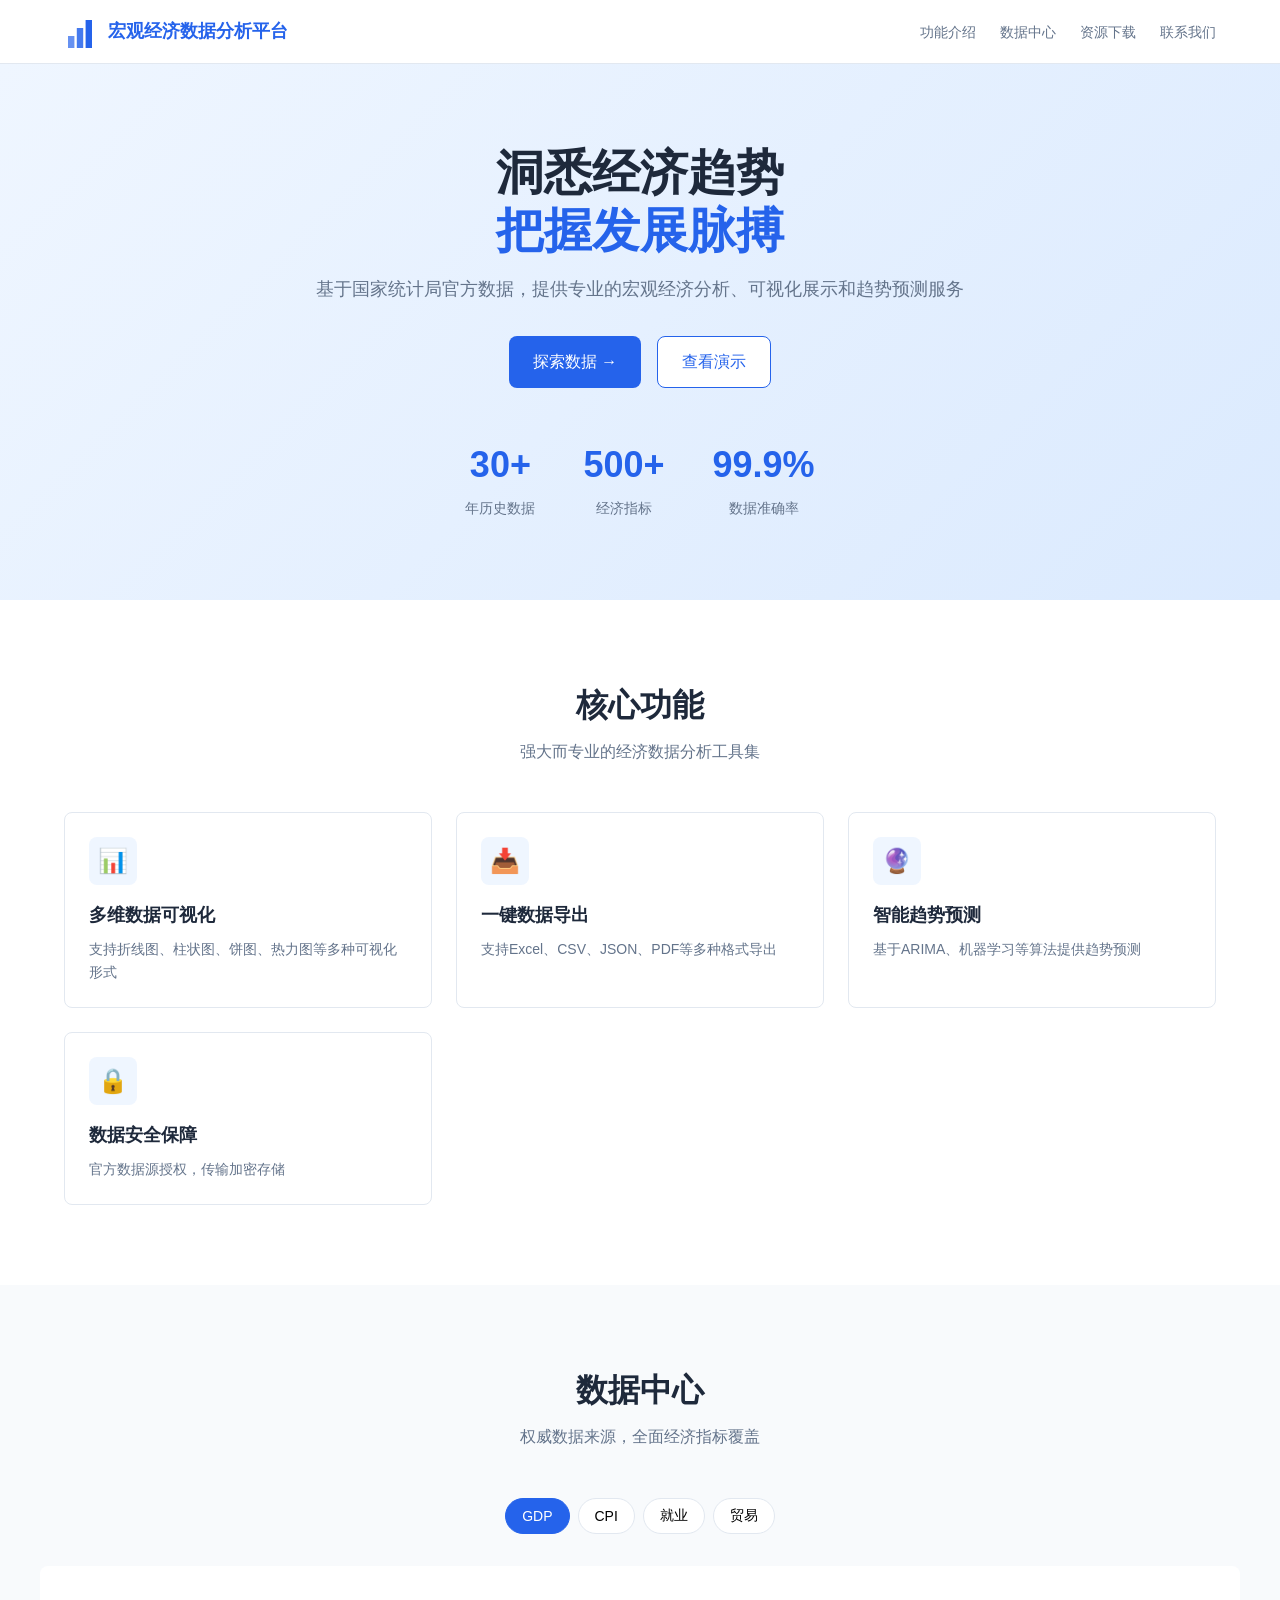
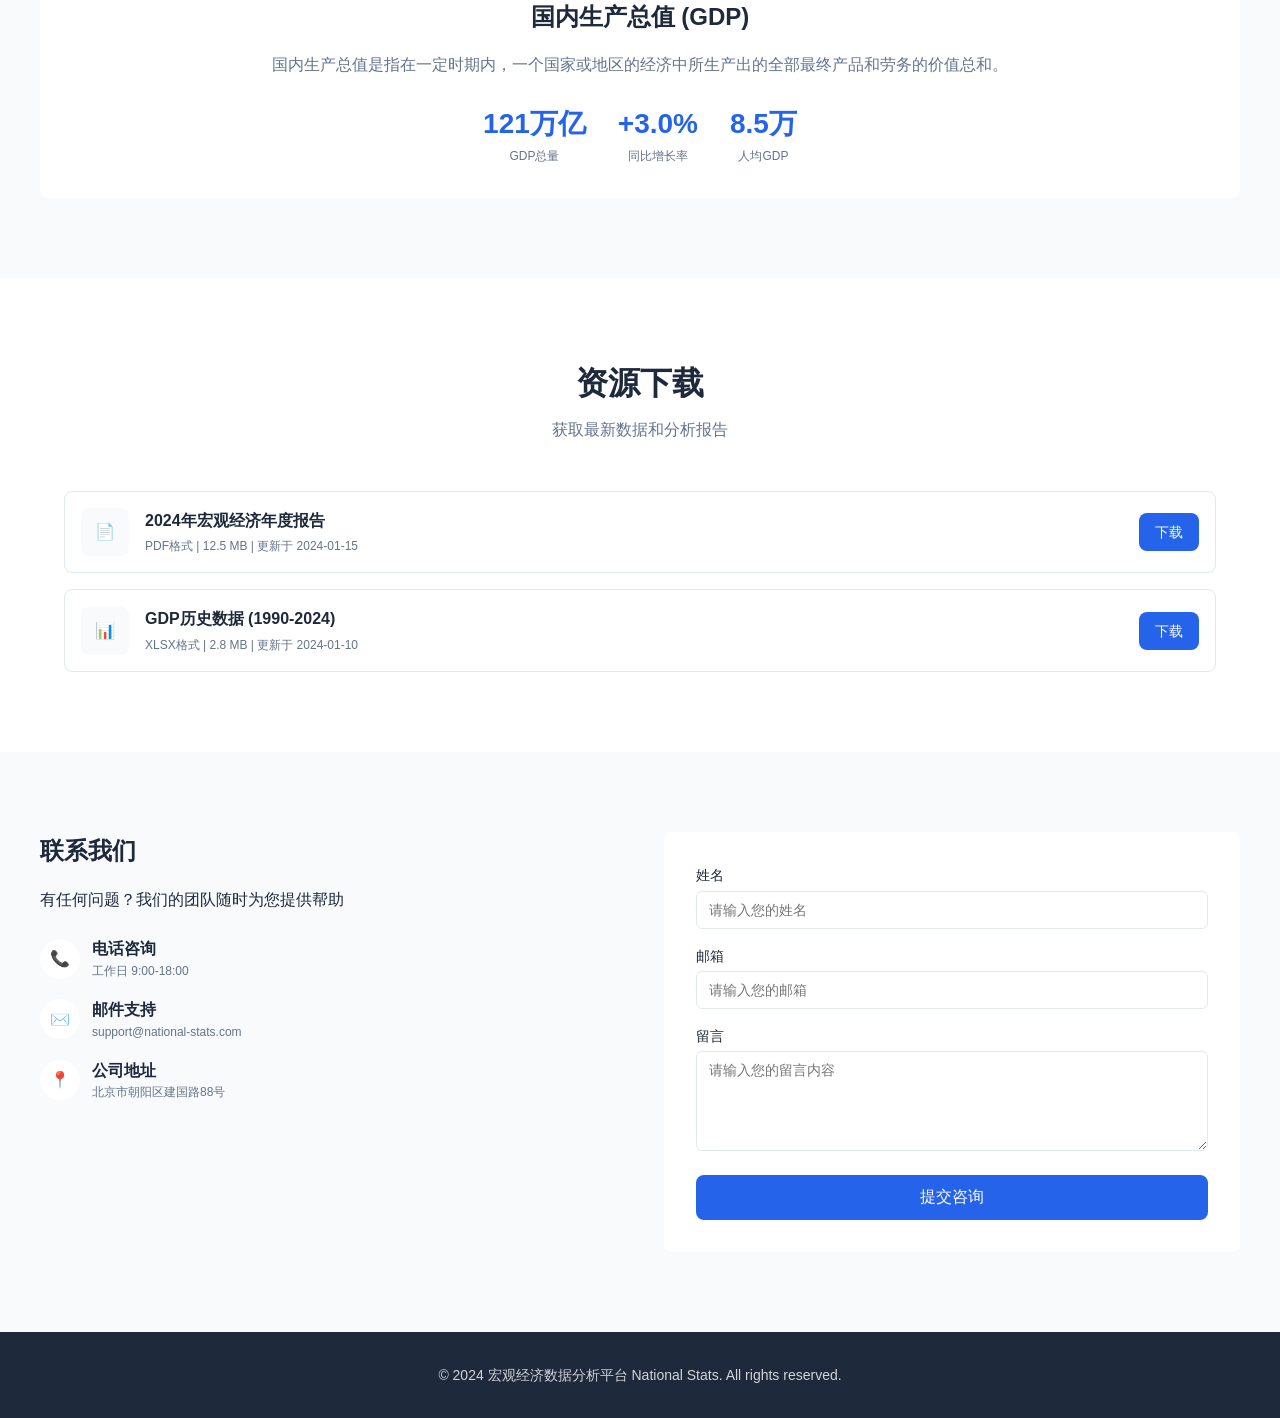
<file: docs-presentation/index.html>
<!DOCTYPE html>
<html lang="zh-CN">
<head>
    <meta charset="UTF-8">
    <meta name="viewport" content="width=device-width, initial-scale=1.0">
    <meta name="description" content="宏观经济数据分析平台 - 专业的宏观经济数据分析和可视化工具">
    <title>宏观经济数据分析平台 | National Stats</title>
    
    <style>
        :root {
            --primary-color: #2563eb;
            --primary-dark: #1d4ed8;
            --secondary-color: #64748b;
            --bg-light: #f8fafc;
            --bg-white: #ffffff;
            --text-primary: #1e293b;
            --text-secondary: #64748b;
            --border-color: #e2e8f0;
            --shadow-sm: 0 1px 2px rgba(0,0,0,0.05);
            --shadow-md: 0 4px 6px rgba(0,0,0,0.1);
            --radius: 8px;
            --max-width: 1200px;
        }

        * {
            margin: 0;
            padding: 0;
            box-sizing: border-box;
        }

        body {
            font-family: -apple-system, BlinkMacSystemFont, 'Segoe UI', Roboto, 'Noto Sans SC', sans-serif;
            line-height: 1.6;
            color: var(--text-primary);
            background: var(--bg-white);
        }

        .header {
            position: fixed;
            top: 0;
            left: 0;
            right: 0;
            height: 64px;
            background: var(--bg-white);
            border-bottom: 1px solid var(--border-color);
            z-index: 100;
        }

        .header-content {
            max-width: var(--max-width);
            margin: 0 auto;
            padding: 0 24px;
            height: 100%;
            display: flex;
            align-items: center;
            justify-content: space-between;
        }

        .logo {
            display: flex;
            align-items: center;
            gap: 12px;
            font-size: 18px;
            font-weight: 600;
            color: var(--primary-color);
            text-decoration: none;
        }

        .logo-icon {
            width: 32px;
            height: 32px;
        }

        .nav-links {
            display: flex;
            gap: 24px;
            list-style: none;
        }

        .nav-links a {
            color: var(--text-secondary);
            text-decoration: none;
            font-size: 14px;
            transition: color 0.2s;
        }

        .nav-links a:hover {
            color: var(--primary-color);
        }

        main {
            padding-top: 64px;
        }

        .hero {
            padding: 80px 24px;
            background: linear-gradient(135deg, #eff6ff 0%, #dbeafe 100%);
            text-align: center;
        }

        .hero-content {
            max-width: 800px;
            margin: 0 auto;
        }

        .hero h1 {
            font-size: 48px;
            font-weight: 700;
            color: var(--text-primary);
            margin-bottom: 16px;
            line-height: 1.2;
        }

        .hero h1 span {
            color: var(--primary-color);
        }

        .hero p {
            font-size: 18px;
            color: var(--text-secondary);
            margin-bottom: 32px;
        }

        .btn-group {
            display: flex;
            gap: 16px;
            justify-content: center;
        }

        .btn {
            display: inline-flex;
            align-items: center;
            gap: 8px;
            padding: 12px 24px;
            border-radius: var(--radius);
            font-size: 16px;
            font-weight: 500;
            text-decoration: none;
            cursor: pointer;
            transition: all 0.2s;
        }

        .btn-primary {
            background: var(--primary-color);
            color: white;
            border: none;
        }

        .btn-primary:hover {
            background: var(--primary-dark);
        }

        .btn-secondary {
            background: white;
            color: var(--primary-color);
            border: 1px solid var(--primary-color);
        }

        .btn-secondary:hover {
            background: #eff6ff;
        }

        .stats {
            display: flex;
            justify-content: center;
            gap: 48px;
            margin-top: 48px;
        }

        .stat-item {
            text-align: center;
        }

        .stat-value {
            font-size: 36px;
            font-weight: 700;
            color: var(--primary-color);
        }

        .stat-label {
            font-size: 14px;
            color: var(--text-secondary);
            margin-top: 4px;
        }

        .features {
            padding: 80px 24px;
            max-width: var(--max-width);
            margin: 0 auto;
        }

        .section-title {
            text-align: center;
            margin-bottom: 48px;
        }

        .section-title h2 {
            font-size: 32px;
            font-weight: 600;
            margin-bottom: 8px;
        }

        .section-title p {
            color: var(--text-secondary);
        }

        .features-grid {
            display: grid;
            grid-template-columns: repeat(auto-fit, minmax(280px, 1fr));
            gap: 24px;
        }

        .feature-card {
            padding: 24px;
            background: var(--bg-white);
            border: 1px solid var(--border-color);
            border-radius: var(--radius);
            transition: box-shadow 0.2s;
        }

        .feature-card:hover {
            box-shadow: var(--shadow-md);
        }

        .feature-icon {
            width: 48px;
            height: 48px;
            background: #eff6ff;
            border-radius: var(--radius);
            display: flex;
            align-items: center;
            justify-content: center;
            margin-bottom: 16px;
            color: var(--primary-color);
            font-size: 24px;
        }

        .feature-card h3 {
            font-size: 18px;
            margin-bottom: 8px;
        }

        .feature-card p {
            color: var(--text-secondary);
            font-size: 14px;
        }

        .data-showcase {
            padding: 80px 24px;
            background: var(--bg-light);
        }

        .showcase-content {
            max-width: var(--max-width);
            margin: 0 auto;
        }

        .data-tabs {
            display: flex;
            gap: 8px;
            justify-content: center;
            margin-bottom: 32px;
        }

        .tab-btn {
            padding: 8px 16px;
            background: white;
            border: 1px solid var(--border-color);
            border-radius: 20px;
            cursor: pointer;
            font-size: 14px;
            transition: all 0.2s;
        }

        .tab-btn.active {
            background: var(--primary-color);
            color: white;
            border-color: var(--primary-color);
        }

        .data-panel {
            background: white;
            padding: 32px;
            border-radius: var(--radius);
            text-align: center;
        }

        .data-panel h3 {
            font-size: 24px;
            margin-bottom: 16px;
        }

        .data-panel p {
            color: var(--text-secondary);
            margin-bottom: 24px;
        }

        .data-stats {
            display: flex;
            justify-content: center;
            gap: 32px;
        }

        .data-stat {
            text-align: center;
        }

        .data-stat .value {
            font-size: 28px;
            font-weight: 600;
            color: var(--primary-color);
        }

        .data-stat .label {
            font-size: 12px;
            color: var(--text-secondary);
        }

        .downloads {
            padding: 80px 24px;
            max-width: var(--max-width);
            margin: 0 auto;
        }

        .download-list {
            display: flex;
            flex-direction: column;
            gap: 16px;
        }

        .download-item {
            display: flex;
            align-items: center;
            gap: 16px;
            padding: 16px;
            background: var(--bg-white);
            border: 1px solid var(--border-color);
            border-radius: var(--radius);
        }

        .download-icon {
            width: 48px;
            height: 48px;
            background: var(--bg-light);
            border-radius: var(--radius);
            display: flex;
            align-items: center;
            justify-content: center;
            color: var(--primary-color);
        }

        .download-info {
            flex: 1;
        }

        .download-info h4 {
            font-size: 16px;
            margin-bottom: 4px;
        }

        .download-info p {
            font-size: 12px;
            color: var(--text-secondary);
        }

        .download-btn {
            padding: 8px 16px;
            background: var(--primary-color);
            color: white;
            border: none;
            border-radius: var(--radius);
            font-size: 14px;
            cursor: pointer;
            text-decoration: none;
            display: inline-block;
        }

        .download-btn:hover {
            background: var(--primary-dark);
        }

        .contact {
            padding: 80px 24px;
            background: var(--bg-light);
        }

        .contact-content {
            max-width: var(--max-width);
            margin: 0 auto;
            display: grid;
            grid-template-columns: 1fr 1fr;
            gap: 48px;
        }

        .contact-info h3 {
            font-size: 24px;
            margin-bottom: 16px;
        }

        .contact-methods {
            display: flex;
            flex-direction: column;
            gap: 16px;
            margin-top: 24px;
        }

        .contact-method {
            display: flex;
            align-items: center;
            gap: 12px;
        }

        .contact-method-icon {
            width: 40px;
            height: 40px;
            background: white;
            border-radius: 50%;
            display: flex;
            align-items: center;
            justify-content: center;
        }

        .contact-form {
            background: white;
            padding: 32px;
            border-radius: var(--radius);
        }

        .form-group {
            margin-bottom: 16px;
        }

        .form-group label {
            display: block;
            font-size: 14px;
            margin-bottom: 4px;
            font-weight: 500;
        }

        .form-group input,
        .form-group textarea {
            width: 100%;
            padding: 10px 12px;
            border: 1px solid var(--border-color);
            border-radius: 6px;
            font-size: 14px;
        }

        .form-group textarea {
            resize: vertical;
            min-height: 100px;
        }

        .submit-btn {
            width: 100%;
            padding: 12px;
            background: var(--primary-color);
            color: white;
            border: none;
            border-radius: var(--radius);
            font-size: 16px;
            font-weight: 500;
            cursor: pointer;
        }

        .submit-btn:hover {
            background: var(--primary-dark);
        }

        .footer {
            padding: 32px 24px;
            background: var(--text-primary);
            color: white;
            text-align: center;
        }

        .footer p {
            font-size: 14px;
            opacity: 0.8;
        }

        @media (max-width: 768px) {
            .hero h1 {
                font-size: 32px;
            }

            .stats {
                flex-direction: column;
                gap: 24px;
            }

            .nav-links {
                display: none;
            }

            .contact-content {
                grid-template-columns: 1fr;
            }

            .btn-group {
                flex-direction: column;
            }
        }
    </style>
</head>
<body>
    <header class="header">
        <div class="header-content">
            <a href="#" class="logo">
                <svg class="logo-icon" viewBox="0 0 40 40" fill="currentColor">
                    <rect x="5" y="25" width="8" height="15" opacity="0.7"/>
                    <rect x="16" y="15" width="8" height="25" opacity="0.85"/>
                    <rect x="27" y="5" width="8" height="35"/>
                </svg>
                <span>宏观经济数据分析平台</span>
            </a>
            <nav>
                <ul class="nav-links">
                    <li><a href="#features">功能介绍</a></li>
                    <li><a href="#data">数据中心</a></li>
                    <li><a href="#downloads">资源下载</a></li>
                    <li><a href="#contact">联系我们</a></li>
                </ul>
            </nav>
        </div>
    </header>

    <main>
        <section class="hero">
            <div class="hero-content">
                <h1>洞悉经济趋势<br><span>把握发展脉搏</span></h1>
                <p>基于国家统计局官方数据，提供专业的宏观经济分析、可视化展示和趋势预测服务</p>
                
                <div class="btn-group">
                    <a href="#features" class="btn btn-primary">探索数据 →</a>
                    <a href="#data" class="btn btn-secondary">查看演示</a>
                </div>

                <div class="stats">
                    <div class="stat-item">
                        <div class="stat-value">30+</div>
                        <div class="stat-label">年历史数据</div>
                    </div>
                    <div class="stat-item">
                        <div class="stat-value">500+</div>
                        <div class="stat-label">经济指标</div>
                    </div>
                    <div class="stat-item">
                        <div class="stat-value">99.9%</div>
                        <div class="stat-label">数据准确率</div>
                    </div>
                </div>
            </div>
        </section>

        <section class="features" id="features">
            <div class="section-title">
                <h2>核心功能</h2>
                <p>强大而专业的经济数据分析工具集</p>
            </div>
            
            <div class="features-grid">
                <div class="feature-card">
                    <div class="feature-icon">📊</div>
                    <h3>多维数据可视化</h3>
                    <p>支持折线图、柱状图、饼图、热力图等多种可视化形式</p>
                </div>
                <div class="feature-card">
                    <div class="feature-icon">📥</div>
                    <h3>一键数据导出</h3>
                    <p>支持Excel、CSV、JSON、PDF等多种格式导出</p>
                </div>
                <div class="feature-card">
                    <div class="feature-icon">🔮</div>
                    <h3>智能趋势预测</h3>
                    <p>基于ARIMA、机器学习等算法提供趋势预测</p>
                </div>
                <div class="feature-card">
                    <div class="feature-icon">🔒</div>
                    <h3>数据安全保障</h3>
                    <p>官方数据源授权，传输加密存储</p>
                </div>
            </div>
        </section>

        <section class="data-showcase" id="data">
            <div class="showcase-content">
                <div class="section-title">
                    <h2>数据中心</h2>
                    <p>权威数据来源，全面经济指标覆盖</p>
                </div>

                <div class="data-tabs">
                    <button class="tab-btn active" data-tab="gdp">GDP</button>
                    <button class="tab-btn" data-tab="cpi">CPI</button>
                    <button class="tab-btn" data-tab="employment">就业</button>
                    <button class="tab-btn" data-tab="trade">贸易</button>
                </div>

                <div class="data-panel">
                    <h3>国内生产总值 (GDP)</h3>
                    <p>国内生产总值是指在一定时期内，一个国家或地区的经济中所生产出的全部最终产品和劳务的价值总和。</p>
                    <div class="data-stats">
                        <div class="data-stat">
                            <div class="value">121万亿</div>
                            <div class="label">GDP总量</div>
                        </div>
                        <div class="data-stat">
                            <div class="value">+3.0%</div>
                            <div class="label">同比增长率</div>
                        </div>
                        <div class="data-stat">
                            <div class="value">8.5万</div>
                            <div class="label">人均GDP</div>
                        </div>
                    </div>
                </div>
            </div>
        </section>

        <section class="downloads" id="downloads">
            <div class="section-title">
                <h2>资源下载</h2>
                <p>获取最新数据和分析报告</p>
            </div>

            <div class="download-list">
                <div class="download-item">
                    <div class="download-icon">📄</div>
                    <div class="download-info">
                        <h4>2024年宏观经济年度报告</h4>
                        <p>PDF格式 | 12.5 MB | 更新于 2024-01-15</p>
                    </div>
                    <a href="#" class="download-btn">下载</a>
                </div>
                <div class="download-item">
                    <div class="download-icon">📊</div>
                    <div class="download-info">
                        <h4>GDP历史数据 (1990-2024)</h4>
                        <p>XLSX格式 | 2.8 MB | 更新于 2024-01-10</p>
                    </div>
                    <a href="#" class="download-btn">下载</a>
                </div>
            </div>
        </section>

        <section class="contact" id="contact">
            <div class="contact-content">
                <div class="contact-info">
                    <h3>联系我们</h3>
                    <p>有任何问题？我们的团队随时为您提供帮助</p>
                    
                    <div class="contact-methods">
                        <div class="contact-method">
                            <div class="contact-method-icon">📞</div>
                            <div>
                                <strong>电话咨询</strong>
                                <p style="font-size: 12px; color: var(--text-secondary);">工作日 9:00-18:00</p>
                            </div>
                        </div>
                        <div class="contact-method">
                            <div class="contact-method-icon">✉️</div>
                            <div>
                                <strong>邮件支持</strong>
                                <p style="font-size: 12px; color: var(--text-secondary);">support@national-stats.com</p>
                            </div>
                        </div>
                        <div class="contact-method">
                            <div class="contact-method-icon">📍</div>
                            <div>
                                <strong>公司地址</strong>
                                <p style="font-size: 12px; color: var(--text-secondary);">北京市朝阳区建国路88号</p>
                            </div>
                        </div>
                    </div>
                </div>

                <div class="contact-form">
                    <form onsubmit="event.preventDefault(); alert('感谢您的留言，我们会尽快与您联系！');">
                        <div class="form-group">
                            <label for="name">姓名</label>
                            <input type="text" id="name" name="name" placeholder="请输入您的姓名" required>
                        </div>
                        <div class="form-group">
                            <label for="email">邮箱</label>
                            <input type="email" id="email" name="email" placeholder="请输入您的邮箱" required>
                        </div>
                        <div class="form-group">
                            <label for="message">留言</label>
                            <textarea id="message" name="message" placeholder="请输入您的留言内容" required></textarea>
                        </div>
                        <button type="submit" class="submit-btn">提交咨询</button>
                    </form>
                </div>
            </div>
        </section>
    </main>

    <footer class="footer">
        <p>&copy; 2024 宏观经济数据分析平台 National Stats. All rights reserved.</p>
    </footer>

    <script>
        document.querySelectorAll('.tab-btn').forEach(btn => {
            btn.addEventListener('click', function() {
                document.querySelectorAll('.tab-btn').forEach(b => b.classList.remove('active'));
                this.classList.add('active');
            });
        });

        document.querySelectorAll('a[href^="#"]').forEach(anchor => {
            anchor.addEventListener('click', function(e) {
                e.preventDefault();
                const target = document.querySelector(this.getAttribute('href'));
                if (target) {
                    target.scrollIntoView({ behavior: 'smooth' });
                }
            });
        });
    </script>
</body>
</html>
</file>
